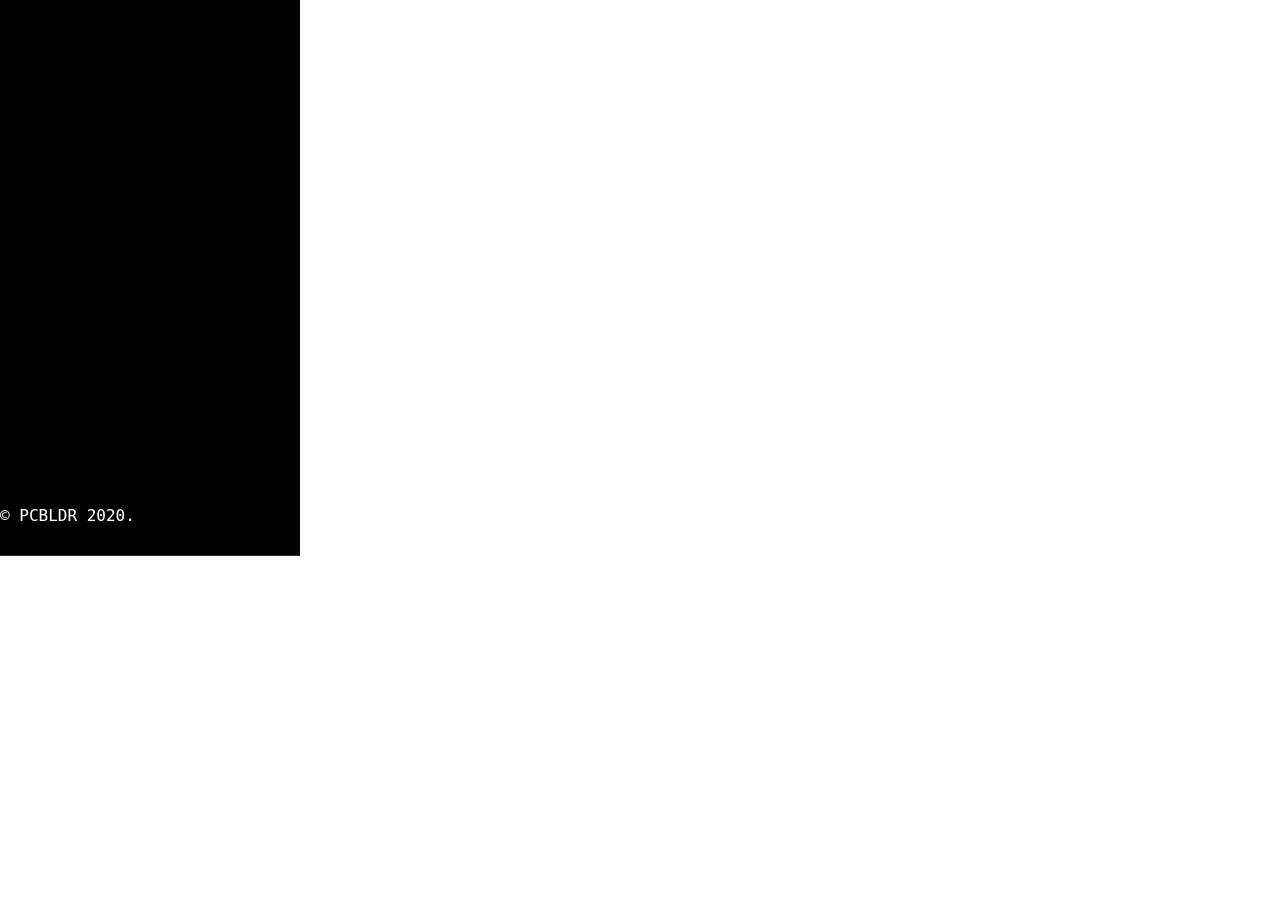
<file: pcbldr/index.html>
<!DOCTYPE html>
<html lang="en">

<head>
    <meta charset="UTF-8">
    <meta name="viewport" content="width=device-width, initial-scale=1.0">
    <link rel="stylesheet" href="style.css" />
    <title>PCBLDR</title>
</head>

<body>

    <header>
        <div class="logo">
            <a href="index.html"><img src="./media/logo.png" alt="pcbldr-logo"></a>
        </div>
        <nav>
            <h4><a href="index.html">BLDR</a></h4><br>
            <h4><a href="about.html">ABOUT</a></h4><br>
            <h4><a href="contact.html">CONTACT</a></h4>
        </nav>
        <footer>
            &copy PCBLDR 2020.
        </footer>
    </header>

    <section>
        <div class="hero">
            <h2><sup>SELECT</sup>USAGE</h2>
        </div>
        <div class="links">
            <h3 class="headline"><a href="prHome.html">HOME</a></h3>
            <h3 class="headline"><a href="prGaming.html">GAMING</a></h3>
            <h3 class="headline"><a href="prWork.html">WORKSTATION</a>
        </div>
    </section>
    <script src="js/gsap.min.js"></script>
    <script type="text/javascript">

        const header = document.querySelector('header');
        const h2 = document.querySelector('h2');
        const logo = document.querySelector('.logo');
        const links = document.querySelector('.links');
        const nav = document.querySelector('nav');
        const footer = document.querySelector('footer');

        const tl = new TimelineMax();

        tl.fromTo(header, 1.2, { y: '-100%' }, { y: '0%', ease: Power2.easeInOut })
            .fromTo(logo, 0.5, { opacity: 0, x: 30 }, { opacity: 1, x: 0 })
            .fromTo(links, 0.5, { opacity: 0, x: 50 }, { opacity: 1, x: 0 })
            .fromTo(h2, 0.5, { opacity: 0, x: 30 }, { opacity: 1, x: 0 }, '-=0.5')
            .fromTo(nav, 0.5, { opacity: 0, x: 30 }, { opacity: 1, x: 0 }, '-=0.5')
            .fromTo(nav, 0.5, { opacity: 0, x: 30 }, { opacity: 1, x: 0 }, '-=0.5');

    </script>
</body>

</html>
</file>
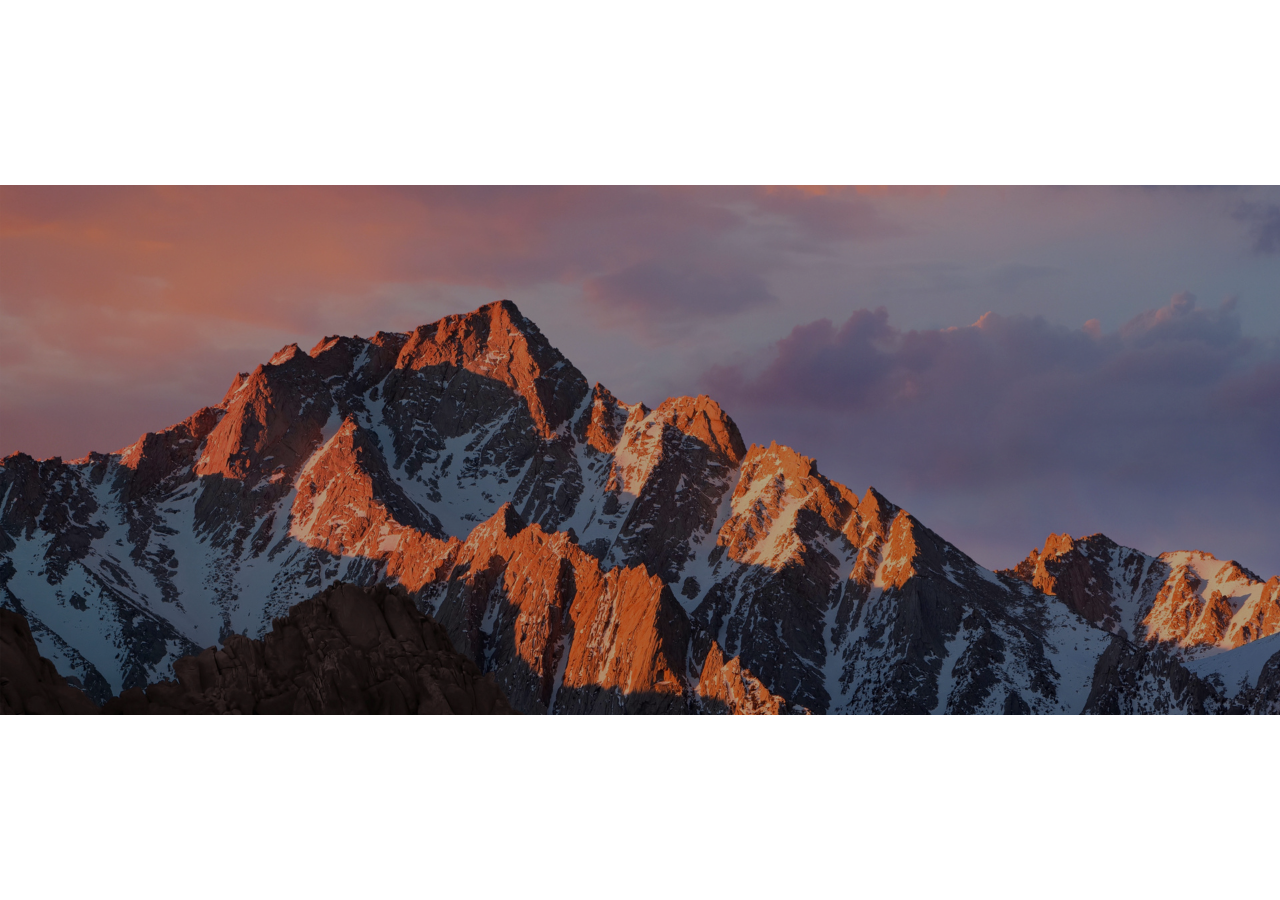
<file: test/index.html>
<!DOCTYPE html>
<html lang="en">
<head>
    <meta charset="UTF-8">
    <meta name="viewport" content="width=device-width, initial-scale=1.0">
    <link rel="stylesheet" href="style.css"/>
    <title>Bruh</title>
</head>
<body>
    
    <header>
        <nav>
            <h3 id="logo">Bruh</h3>
            <img class="hamburger" src="img/hamburger.png" alt="hamburger">
        </nav>
        <section>
            <div class="hero">
                <img src="./img/portrait.jpg" alt="portrait">
                <h1 class="headline">Bruh</h1>
            </div>
        </section>
    </header>

    <div class="slider"></div>

    <script src="https://cdnjs.cloudflare.com/ajax/libs/gsap/3.3.4/gsap.min.js"></script>
    <script src="app.js"></script>
</body>
</html>
</file>
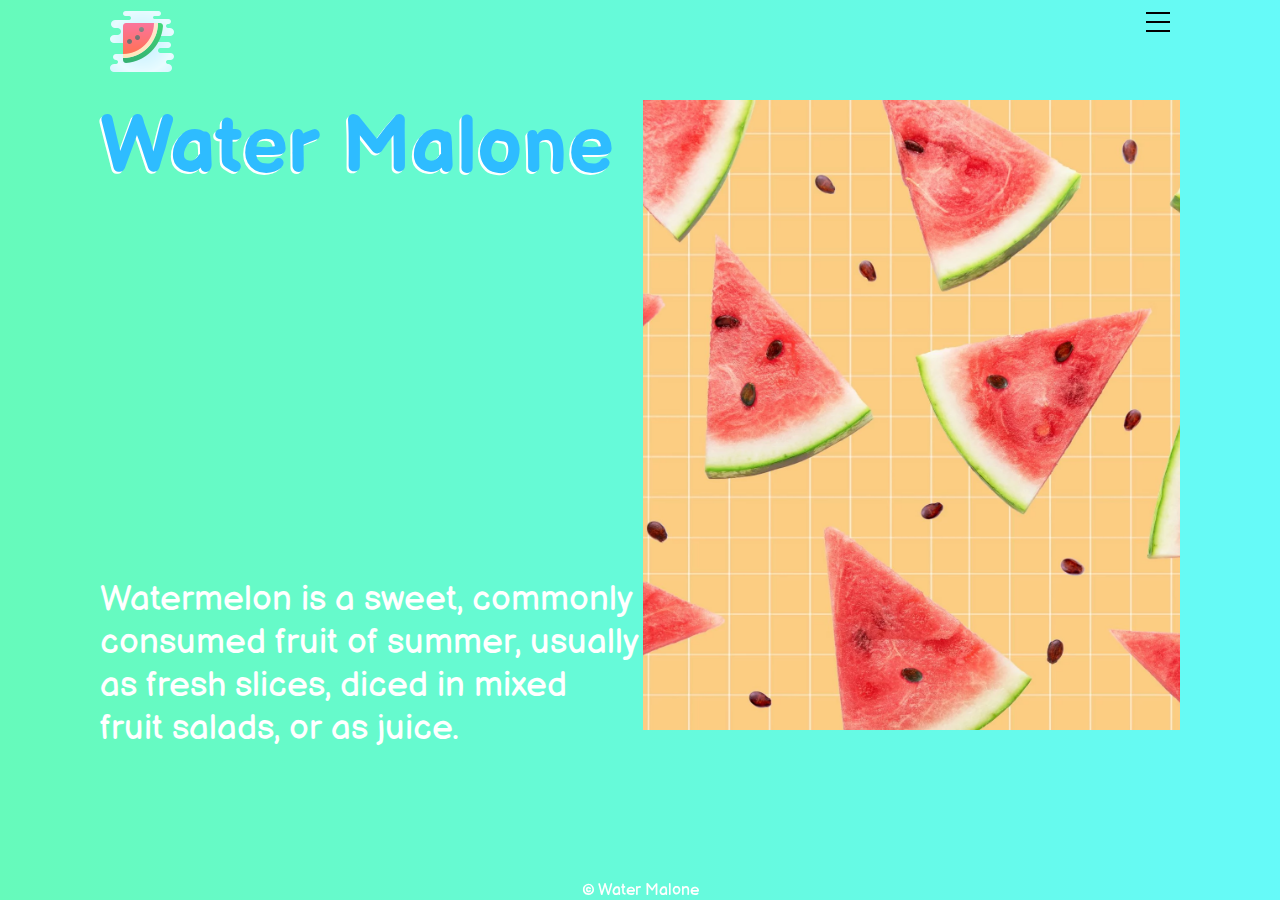
<file: water malone/index.html>
<!DOCTYPE html>
<html lang="en">
<head>
    <meta charset="UTF-8">
    <meta name="viewport" content="width=device-width, initial-scale=1.0">
    <link rel="stylesheet" href="style.css">
    <link href="https://fonts.googleapis.com/css2?family=Balsamiq+Sans&display=swap" rel="stylesheet">
    <title>Water Malone</title>
</head>
<body>
    <div class="content">
        <div class="header">
            <div class="logo">
                <img src="./img/logo.png" alt="melon-logo">
            </div>
            <div class="menu">
                <img src="./img/menu.svg" alt="menu-img">
            </div>
            <div class="nav"></div>
        </div>
        <div class="main">
            <div class="headline">
                <h1>Water Malone</h1>
            </div>
            <div class="text">
                <p>
                    Watermelon is a sweet, commonly consumed fruit of summer, usually as fresh slices, diced in mixed fruit salads, or as juice.
                </p>
            </div>
            <div class="media">
                <img src="./img/melon-art.webp" alt="melon-art">
            </div>
        </div>
        <div class="slider"></div>
        <div class="footer">
            &copy Water Malone
        </div>
    </div>
    <script src="https://cdnjs.cloudflare.com/ajax/libs/gsap/3.3.4/gsap.min.js" integrity="sha256-XDWrid8aGX+NZwSY7JzTu6oWArI71Sw+aUZ9Hd0P5mo=" crossorigin="anonymous"></script>
    <script src="app.js"></script>
</body>
</html>
</file>
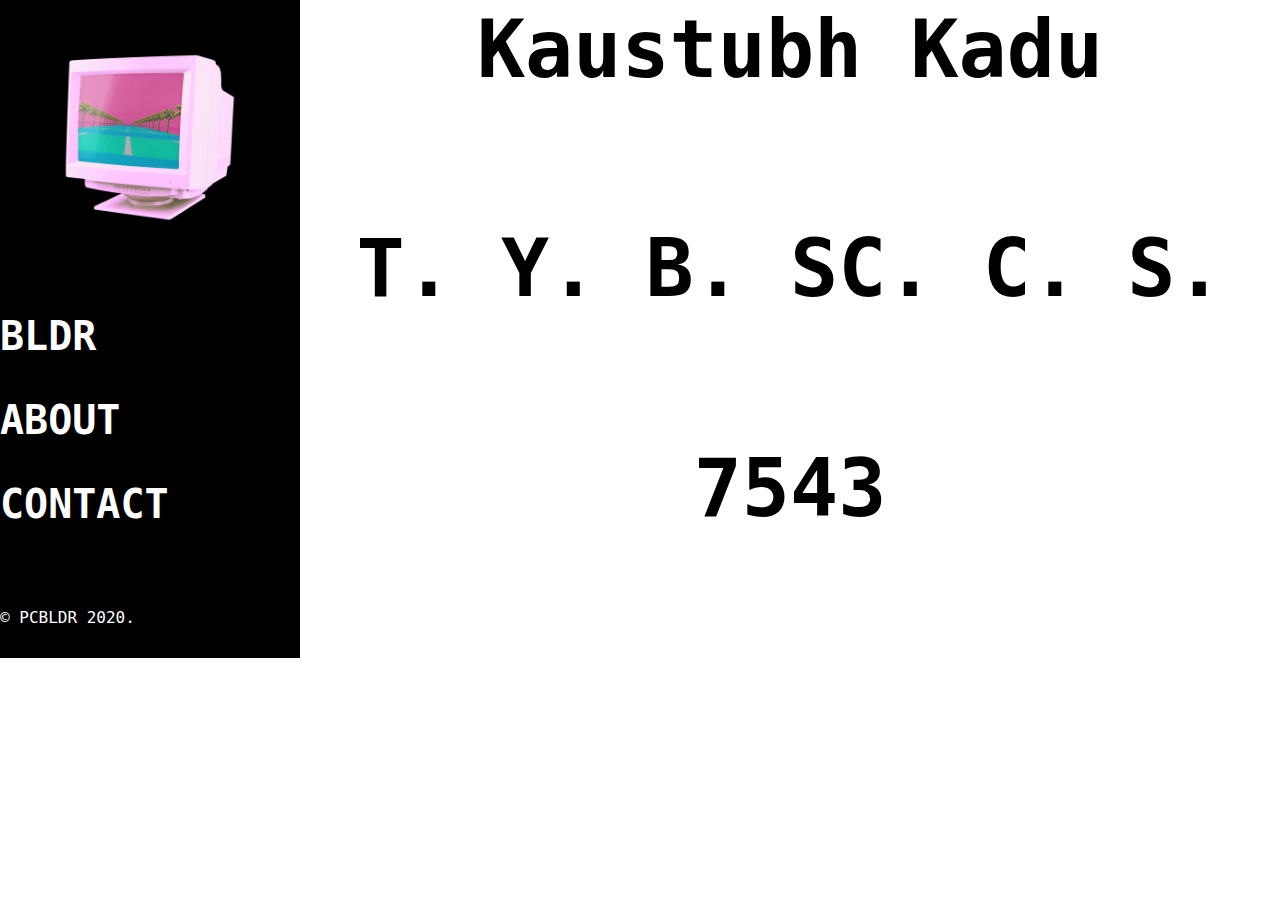
<file: pcbldr/about.html>
<!DOCTYPE html>
<html lang="en">

<head>
    <meta charset="UTF-8">
    <meta name="viewport" content="width=device-width, initial-scale=1.0">
    <link rel="stylesheet" href="style.css" />
    <title>PCBLDR</title>
</head>

<body>

    <header>
        <div class="logo">
            <a href="index.html"><img src="./media/logo.png" alt="pcbldr-logo"></a>
        </div>
        <nav>
            <h4><a href="index.html">BLDR</a></h4><br>
            <h4><a href="about.html">ABOUT</a></h4><br>
            <h4><a href="contact.html">CONTACT</a></h4>
        </nav>
        <footer>
            &copy PCBLDR 2020.
        </footer>
    </header>

    <section>
        <div class="info">
            <h1 class="name">Kaustubh Kadu</h1>
            <h1 class="batch">T. Y. B. SC. C. S.</h1>
            <h1 class="roll">7543</h1>
        </div>
    </section>
    <script src="js/gsap.min.js"></script>
    <script src="js/app.js"></script>
</body>

</html>
</file>
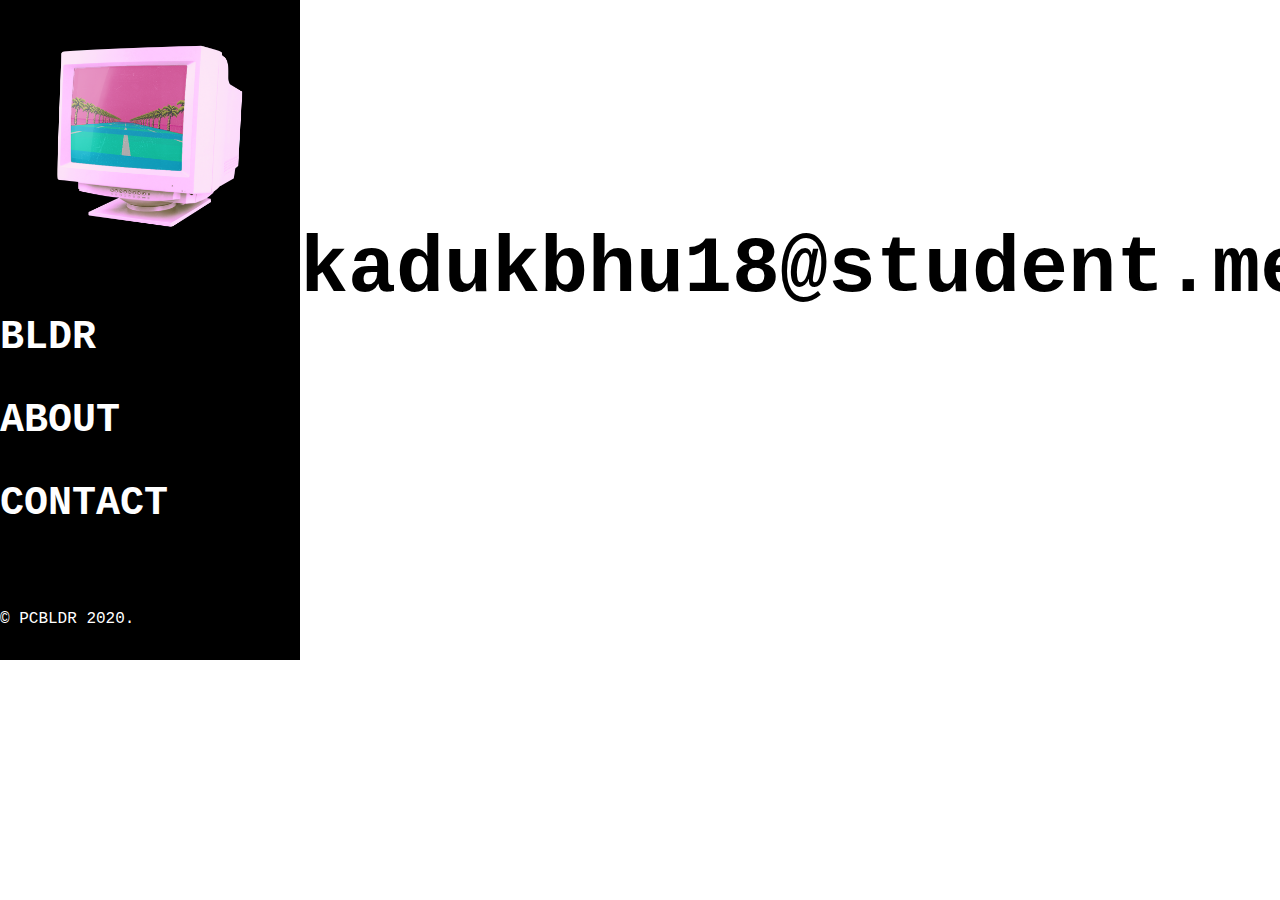
<file: pcbldr/contact.html>
<!DOCTYPE html>
<html lang="en">

<head>
    <meta charset="UTF-8">
    <meta name="viewport" content="width=device-width, initial-scale=1.0">
    <link rel="stylesheet" href="style.css" />
    <title>PCBLDR</title>
</head>

<body>

    <header>
        <div class="logo">
            <a href="index.html"><img src="./media/logo.png" alt="pcbldr-logo"></a>
        </div>
        <nav>
            <h4><a href="index.html">BLDR</a></h4><br>
            <h4><a href="about.html">ABOUT</a></h4><br>
            <h4><a href="contact.html">CONTACT</a></h4>
        </nav>
        <footer>
            &copy PCBLDR 2020.
        </footer>
    </header>

    <section>
        <div class="info">
            <h1 class="mail">kadukbhu18@student.mes.ac.in</h1>
        </div>
    </section>
    <script src="js/gsap.min.js"></script>
    <script src="js/app.js"></script>
</body>

</html>
</file>
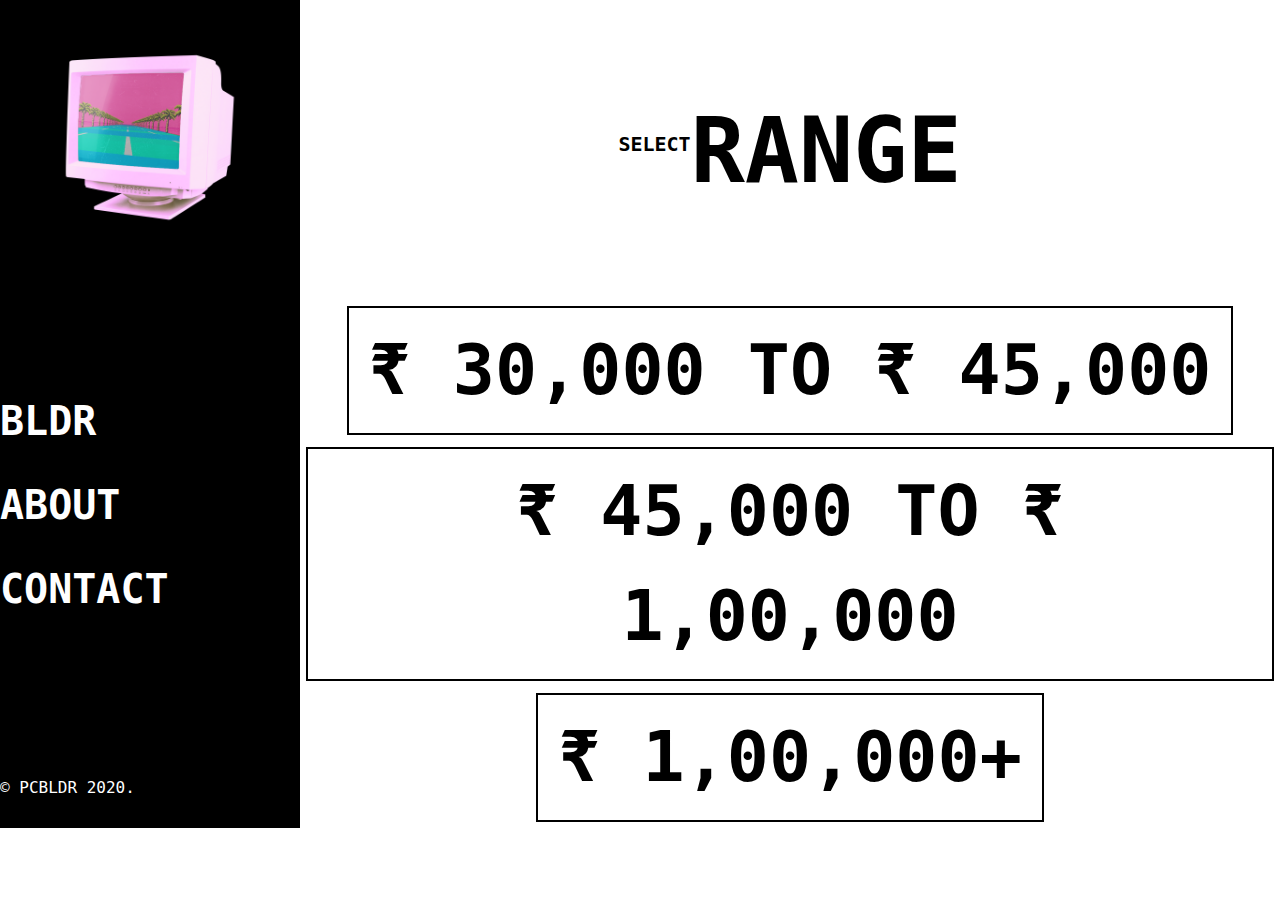
<file: pcbldr/prGaming.html>
<!DOCTYPE html>
<html lang="en">

<head>
	<meta charset="UTF-8">
	<meta name="viewport" content="width=device-width, initial-scale=1.0">
	<link rel="stylesheet" href="style.css" />
	<title>PCBLDR</title>
</head>

<body>

	<header>
		<div class="logo">
			<a href="index.html"><img src="./media/logo.png" alt="pcbldr-logo"></a>
		</div>
		<nav>
			<h4><a href="index.html">BLDR</a></h4><br>
			<h4><a href="about.html">ABOUT</a></h4><br>
			<h4><a href="contact.html">CONTACT</a></h4>
		</nav>
		<footer>
			&copy PCBLDR 2020.
		</footer>
	</header>

	<section>
		<div class="hero">
			<h2><sup>SELECT</sup>RANGE</h2>
		</div>
		<div class="links">
			<h3 class="headline"><a href="php/configs.php?config=config4">&#8377 30,000 TO &#8377 45,000</a></h3>
			<h3 class="headline"><a href="php/configs.php?config=config5">&#8377 45,000 TO &#8377 1,00,000</a></h3>
			<h3 class="headline"><a href="php/configs.php?config=config6">&#8377 1,00,000+</a></h3>
		</div>
	</section>
	<script src="js/gsap.min.js"></script>
	<script src="js/app.js"></script>
</body>

</html>
</file>
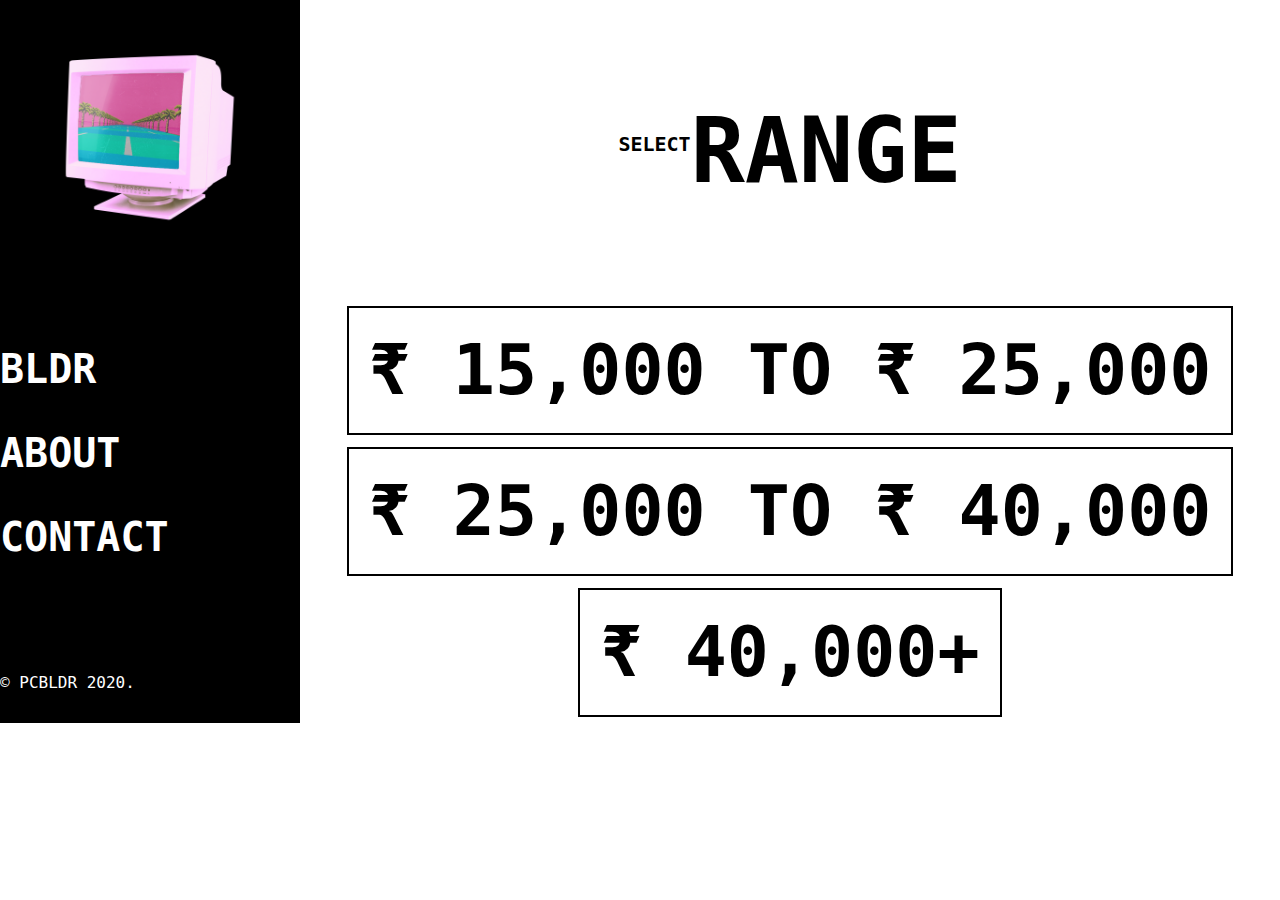
<file: pcbldr/prHome.html>
<!DOCTYPE html>
<html lang="en">

<head>
    <meta charset="UTF-8">
    <meta name="viewport" content="width=device-width, initial-scale=1.0">
    <link rel="stylesheet" href="style.css" />
    <title>PCBLDR</title>
</head>

<body>

    <header>
        <div class="logo">
            <a href="index.html"><img src="./media/logo.png" alt="pcbldr-logo"></a>
        </div>
        <nav>
            <h4><a href="index.html">BLDR</a></h4><br>
            <h4><a href="about.html">ABOUT</a></h4><br>
            <h4><a href="contact.html">CONTACT</a></h4>
        </nav>
        <footer>
            &copy PCBLDR 2020.
        </footer>
    </header>

    <section>
        <div class="hero">
            <h2><sup>SELECT</sup>RANGE</h2>
        </div>
        <div class="links">
            <h3 class="headline"><a href="php/configs.php?config=config1">&#8377 15,000 TO &#8377 25,000</a></h3>
            <h3 class="headline"><a href="php/configs.php?config=config2">&#8377 25,000 TO &#8377 40,000</a></h3>
            <h3 class="headline"><a href="php/configs.php?config=config3">&#8377 40,000+</a></h3>
        </div>
    </section>
    <script src="js/gsap.min.js"></script>
    <script src="js/app.js"></script>
</body>

</html>
</file>
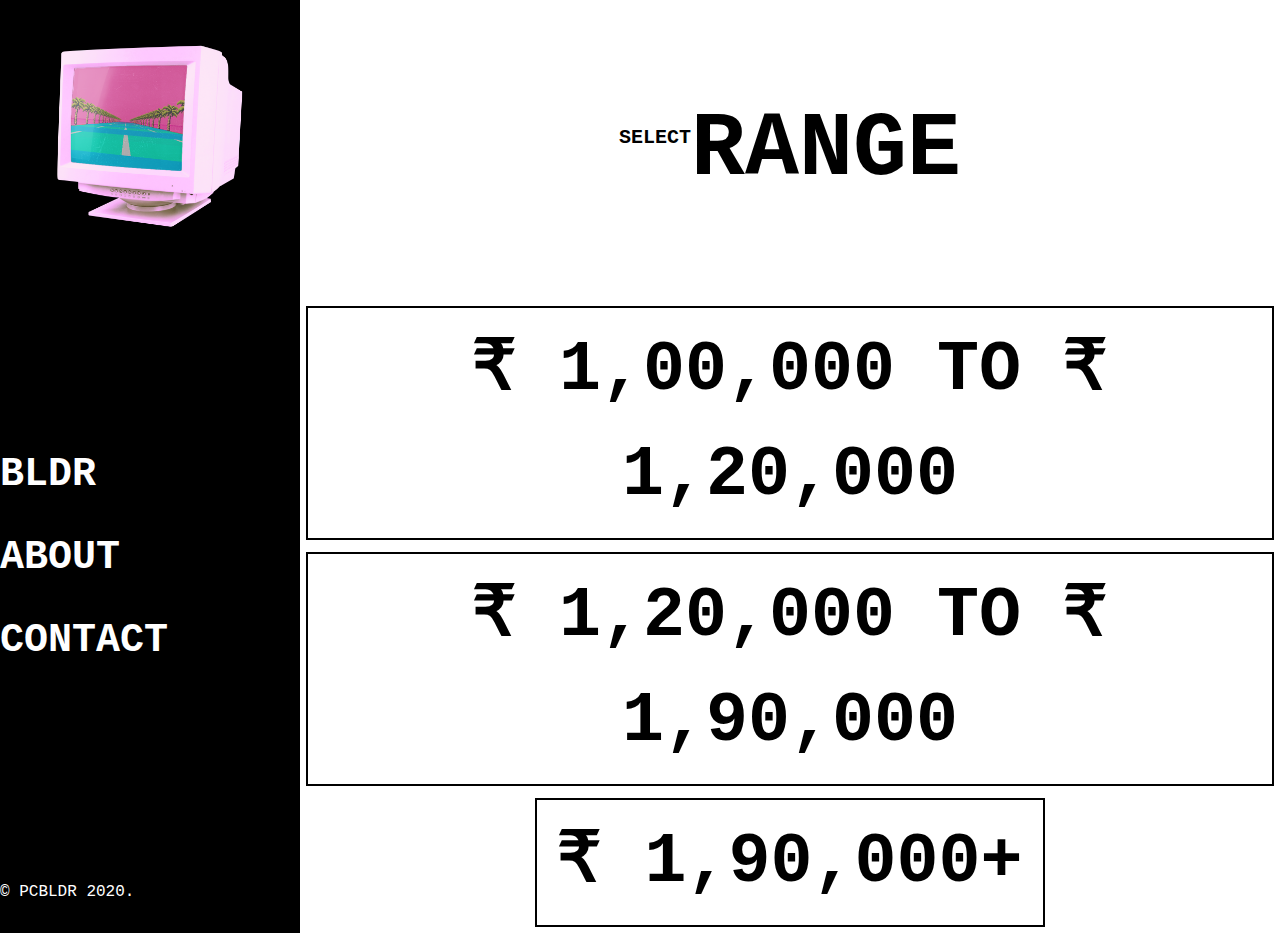
<file: pcbldr/prWork.html>
<!DOCTYPE html>
<html lang="en">

<head>
    <meta charset="UTF-8">
    <meta name="viewport" content="width=device-width, initial-scale=1.0">
    <link rel="stylesheet" href="style.css" />
    <title>PCBLDR</title>
</head>

<body>

    <header>
        <div class="logo">
            <a href="index.html"><img src="./media/logo.png" alt="pcbldr-logo"></a>
        </div>
        <nav>
            <h4><a href="index.html">BLDR</a></h4><br>
            <h4><a href="about.html">ABOUT</a></h4><br>
            <h4><a href="contact.html">CONTACT</a></h4>
        </nav>
        <footer>
            &copy PCBLDR 2020.
        </footer>
    </header>

    <section>
        <div class="hero">
            <h2><sup>SELECT</sup>RANGE</h2>
        </div>
        <div class="links">
            <h3 class="headline"><a href="php/configs.php?config=config7">&#8377 1,00,000 TO &#8377 1,20,000</a></h3>
            <h3 class="headline"><a href="php/configs.php?config=config8">&#8377 1,20,000 TO &#8377 1,90,000</a></h3>
            <h3 class="headline"><a href="php/configs.php?config=config9">&#8377 1,90,000+</a></h3>
        </div>
    </section>
    <script src="js/gsap.min.js"></script>
    <script src="js/app.js"></script>
</body>

</html>
</file>
<file: pcbldr/style.css>
*{
	margin: 0%;
	padding: 0%;
	box-sizing: border-box;
	font-family: "Lucida Console", Monaco, monospace;
	background-size: cover;
}

body{
	max-height: 100%;
	display: grid;
	grid-template-columns: 300px 1fr;
}

header{
	background: #000000;
	max-height: 100%;
	grid-column: 1/2;
	display: grid;
	grid-template-rows: 1fr 1fr 50px;
}

.logo{
	grid-row: 1/2;
	align-items: center;
}

.logo img{
	height: 1fr;
	width: 100%;
	transition: transform .1s;
	object-fit: cover;
}

.logo img:hover{
	transform: scale(1.1);
}

nav{
	grid-row: 2/3;
	color: white;
}

header a:link, header a:visited{
	color: #ffffff;
	background-color: transparent;
	text-decoration: none;
}

header a:hover, header a:active{
	color: #ff5761;
	background-color: transparent;
	text-decoration: none;
}

footer{
	grid-row: 3/4;
	color: #ffffff;
	position: relative;
	bottom: 0;
}

section{
  grid-column: 2/3;
  display: grid;
  grid-template-rows: 300px 1fr;
  justify-content: center;
  align-items: center;
  max-height: 100%;
}

.hero{
	grid-row: 1/2;
	max-height: 100%;
	width: 100%;
	align-items: center;
}

sup{
	font-size: 20px;
}

h2{
	color: #000000;
	font-size: 90px;
	text-decoration: none;
	text-align: center;
	padding: 10px;
}

h3{
	color: #ffffff;
	font-size: 70px;
}

h4{
	color: #000000;
	font-size: 40px;
	line-height: 65px;
}

h5{
	color: #000000;
	font-size: 35px;
}


h3 a:link, h3 a:visited{
	background-color: #ffffff;
	color: black;
	border: 2px solid black;
	padding: 10px 20px;
	text-align: center;
	text-decoration: none;
	display: inline-block;
}

h3 a:hover, h3 a:active{
	background-color: #ff5761;
	color: #ffffff;
	border: 2px solid #ff5761;
	padding: 10px 20px;
	text-align: center;
	text-decoration: none;
	display: inline-block;
}

.links{
	grid-row: 2/3;
	position: center;
}

.links:hover span{
	display: block;
	z-index: 2;
}

.headline{
	position: relative;
	text-align: center;
	padding:6px;
	width:100%;
	line-height: 150%;
}

.php{
	color: #000000;
	max-height: 100%;
}

.php table, th, td{
	height: 50px;
	font-size: 30px;
	text-align: left;
	border-collapse: collapse;
	border: 1px solid black;
}

.php th{
	color: #ff5761;
}

.php a:link, .php a:visited {
	color: #000000;
	background-color: transparent;
	text-decoration: none;
}

.php a:hover, .php a:active {
	color: #ff5761;
	background-color: transparent;
	text-decoration: none;
}

.info{
	height: 100%;
	width: 100%;
	grid-row: 1/3;
	text-align: center;
	font-size: 40px;
	color: #000000;
	line-height: 100px;
	display: grid;
	grid-template-rows: repeat(3, 1fr);
}

.info .name{
	grid-row: 1/2;
}

.info .batch{
	grid-row: 2/3;
}

.info .roll{
	grid-row: 3/4;
}

.info .mail{
	grid-row: 2/3;
}
</file>
<file: test/style.css>
*{
    margin: 0%;
    padding: 0%;
    box-sizing: border-box;
    font-family: "Montserrat", sans-serif;
}

.slider{
    position: absolute;
    top: 0;
    left: 0;
    width: 100%;
    height: 100vh;
    background: linear-gradient(to left, #fd924b, #ff7316);
    z-index: -1;
}

nav{
    display: grid;
    grid-template-columns: 10% 1fr 1fr 10%;
    min-height: 10vh;
    color: white;
    align-items: center;
}

#logo{
    grid-column: 2/3;
    font-size: 24px;
}

.hamburger{
    justify-self: end;
}

section{
    display: flex;
    height: 80vh;
    justify-content: center;
    align-items: center;
}

.hero{
    height: 100%;
    width: 100%;
    position: relative;
}

.hero img{
    height: 100%;
    width: 100%;
    object-fit: cover;
}

.headline{
    position: absolute;
    top: 70%;
    left: 10%;
    font-size: 100px;
    transform: translate(-20%, -70%);
    color: white;
    z-index: 3;
}

.hero::after{
    content: "";
    background: black;
    width: 100%;
    height: 100%;
    position: absolute;
    top: 0%;
    left: 0%;
    opacity: 0.3;
}
</file>
<file: water malone/style.css>
*{
    margin: 0%;
    padding: 0%;
    box-sizing: border-box;
    font-family: 'Balsamiq Sans', cursive;
}

.content{
    display: grid;
    height: 100vh;
    width: 100%;
    grid-template-columns: 100px 1fr 100px;
    grid-template-rows: 100px 1fr 50px;
}

.header{
    padding: 10px;
    grid-column: 2/3;
    grid-row: 1/2;
    display: grid;
    grid-template-columns: 10% 1fr 10%;
    grid-template-rows: 0%;
}

.logo{
    grid-column: 1/2;
    justify-self: start;
}

.nav{
    grid-column: 2/3;
}

.menu{
    grid-column: 3/4;
    justify-self: end;
    vertical-align: bottom;
}

.main{
    grid-column: 2/3;
    grid-row: 2/3;
    display: grid;
    grid-template-columns: 1fr 1fr;
    grid-template-rows: 1fr 1fr;
    align-items: center;
    grid-gap: 5px;
}

.headline{
    height: 100%;
    width: 100%;
    grid-column: 1/2;
    grid-row: 1/2;
    align-items: center;
}

h1{
    color: #2ebcff;
    font-size: 80px;
    text-shadow: -2px 2px #fff;
}

h1:hover, h1:active{
    color: #ff5761;
    background-color: transparent;
    text-decoration: none;
    text-shadow: -5px 5px #fff;
}

.text{
    grid-column: 1/2;
    grid-row: 2/3;
}
.text p{
    color: #fff;
    font-size: 35px;
}

.media{
    grid-column: 2/3;
    grid-row: 1/3;
    height: 100%;
    width: 100%;
}

.media img{
    height: 70vh;
    max-width: 100%;
    object-fit: cover;
}

.footer{
    grid-row: 3/4;
    position: fixed;
    left: 0;
    bottom: 0;
    width: 100%;
    background-color: transparent;
    color: #fff;
    text-align: center;
}

.slider{
    position: absolute;
    top: 0;
    left: 0;
    width: 100%;
    height: 100%;
    background: linear-gradient(to left, #66faf9, #66fabb);
    z-index: -1;
}
</file>
